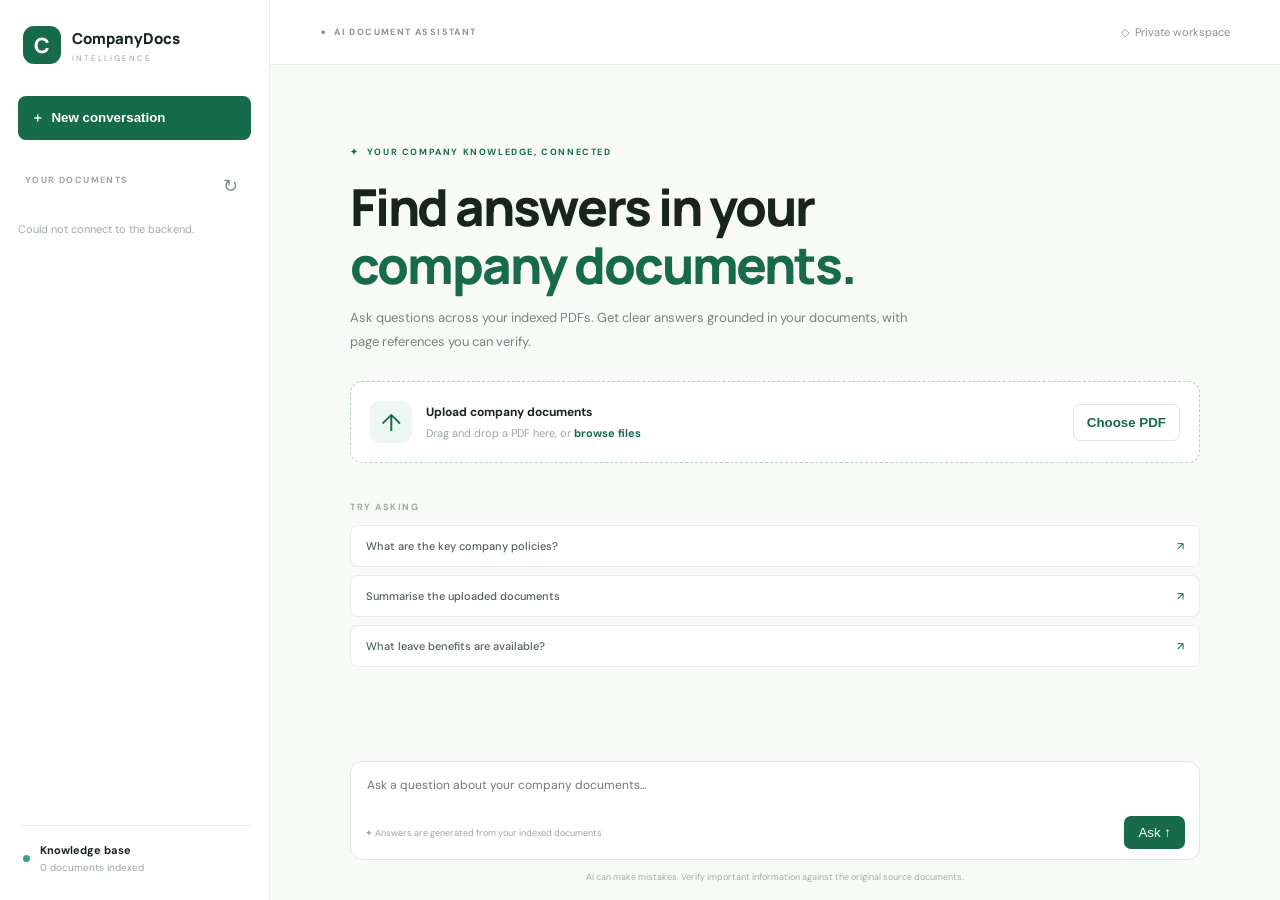
<file: frontend/index.html>
<!doctype html>
<html lang="en"><head>
<meta charset="UTF-8"><meta name="viewport" content="width=device-width,initial-scale=1">
<title>CompanyDocs AI</title>
<link rel="preconnect" href="https://fonts.googleapis.com"><link href="https://fonts.googleapis.com/css2?family=DM+Sans:wght@400;500;600;700&family=Manrope:wght@600;700;800&display=swap" rel="stylesheet">
<link rel="stylesheet" href="css/style.css"></head><body>
<div class="app">
<aside class="sidebar">
 <div class="brand"><div class="logo">C</div><div><b>CompanyDocs</b><small>INTELLIGENCE</small></div></div>
 <button class="new-chat" id="newChatBtn">＋ &nbsp;New conversation</button>
 <div class="side-title">YOUR DOCUMENTS <button id="refreshDocsBtn">↻</button></div>
 <div id="documentList" class="document-list"><p class="muted">Loading documents...</p></div>
 <div class="side-status"><i></i><div><b>Knowledge base</b><small id="documentCount">0 documents indexed</small></div></div>
</aside>
<main>
<header><span class="mobile-brand"><b class="logo">C</b> CompanyDocs</span><span class="top-label">● &nbsp;AI DOCUMENT ASSISTANT</span><span class="private">◇ &nbsp;Private workspace</span></header>
<section class="workspace">
<div id="welcomePanel" class="welcome">
 <div class="eyebrow">✦ &nbsp;YOUR COMPANY KNOWLEDGE, CONNECTED</div>
 <h1>Find answers in your<br><em>company documents.</em></h1>
 <p>Ask questions across your indexed PDFs. Get clear answers grounded in your documents, with page references you can verify.</p>
 <div class="upload-card" id="dropZone"><div class="upload-icon">↑</div><div class="upload-copy"><b>Upload company documents</b><small>Drag and drop a PDF here, or <label for="fileInput">browse files</label></small></div><button id="chooseFileBtn">Choose PDF</button><input id="fileInput" type="file" accept=".pdf,application/pdf" hidden><div id="uploadProgress"><div class="progress"><div id="progressBar"></div></div><small id="uploadStatus">Uploading...</small></div></div>
 <div class="suggestions"><div class="suggestion-label">TRY ASKING</div>
 <button class="suggestion" data-question="What are the key company policies?">What are the key company policies? <span>↗</span></button>
 <button class="suggestion" data-question="Summarise the main points in the uploaded documents.">Summarise the uploaded documents <span>↗</span></button>
 <button class="suggestion" data-question="What leave benefits are available to employees?">What leave benefits are available? <span>↗</span></button></div>
</div>
<div id="chatArea" class="chat-area hidden"><div class="chat-heading"><div><div class="eyebrow">DOCUMENT CONVERSATION</div><h2>Ask your knowledge base</h2></div><span id="scopeLabel" class="scope">All documents</span></div><div id="messages" class="messages"><div class="assistant-message"><div class="avatar">C</div><div><b>CompanyDocs AI</b><p>Ask a question across your indexed company documents.</p></div></div></div></div>
<div class="composer-wrap"><form id="chatForm" class="composer"><textarea id="questionInput" rows="1" placeholder="Ask a question about your company documents..." required></textarea><div class="composer-bottom"><small>✦ Answers are generated from your indexed documents</small><button id="sendBtn">Ask ↑</button></div></form><div class="disclaimer">AI can make mistakes. Verify important information against the original source documents.</div></div>
</section></main></div><div id="toast" class="toast"></div><script src="js/app.js"></script></body></html>
</file>
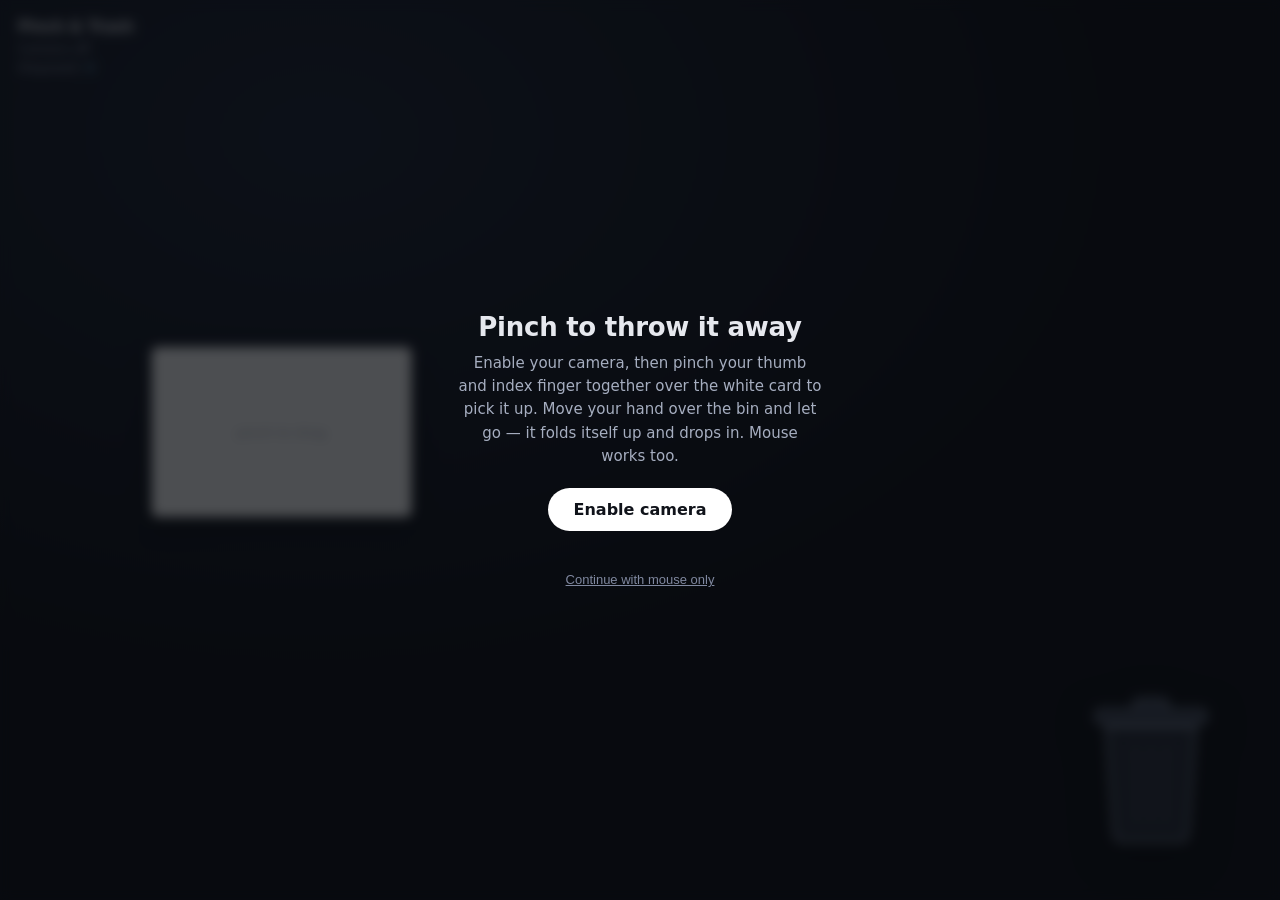
<file: frontend/tr.html>
<!doctype html>
<html lang="en">
<head>
<meta charset="utf-8">
<meta name="viewport" content="width=device-width,initial-scale=1">
<title>Pinch & Trash</title>
<style>
  :root { color-scheme: dark; --accent:#7dd3fc; }
  * { box-sizing: border-box; }
  html, body {
    margin: 0; height: 100%; overflow: hidden; touch-action: none; user-select: none;
    background: radial-gradient(1200px 800px at 25% 15%, #1c2234, #0b0d12 70%);
    font-family: system-ui, -apple-system, "Segoe UI", Roboto, sans-serif; color: #e6e8ee;
  }

  #fx { position: fixed; inset: 0; width: 100%; height: 100%; pointer-events: none; z-index: 60; }

  /* camera preview */
  #cam {
    position: fixed; left: 16px; bottom: 16px; width: 200px; height: 150px; object-fit: cover;
    transform: scaleX(-1); border-radius: 14px; opacity: 0; transition: opacity .4s;
    border: 1px solid rgba(255,255,255,.15); z-index: 5; background: #000;
  }
  #cam.on { opacity: .8; }

  /* HUD */
  #hud { position: fixed; top: 16px; left: 18px; z-index: 70; font-size: 13px; color: #9aa3b5; line-height: 1.5; }
  #hud b { color: #e6e8ee; font-weight: 600; font-size: 15px; }
  #count { color: var(--accent); }

  /* start panel */
  #start {
    position: fixed; inset: 0; z-index: 80; display: grid; place-items: center;
    background: rgba(8,10,15,.72); backdrop-filter: blur(6px); transition: opacity .4s;
  }
  #start.hide { opacity: 0; pointer-events: none; }
  #panel { max-width: 420px; padding: 28px; text-align: center; }
  #panel h1 { margin: 0 0 10px; font-size: 26px; letter-spacing: -.01em; }
  #panel p { margin: 0 0 20px; color: #a6aec0; line-height: 1.55; font-size: 15px; }
  button#go {
    font: inherit; font-weight: 600; padding: 12px 26px; border-radius: 999px; border: 0; cursor: pointer;
    background: #fff; color: #10131a; transition: transform .15s;
  }
  button#go:hover { transform: scale(1.04); }
  button#go:disabled { opacity: .6; cursor: default; transform: none; }
  #msg { margin-top: 14px; font-size: 13px; color: #f0a8a8; min-height: 18px; }
  #skip { margin-top: 8px; font-size: 13px; color: #8089a0; cursor: pointer; text-decoration: underline; background: none; border: 0; }

  /* the white div */
  #card {
    position: fixed; left: 0; top: 0; width: 260px; height: 170px; z-index: 20;
    background: #fff; border-radius: 6px; cursor: grab; will-change: transform;
    box-shadow: 0 8px 24px rgba(0,0,0,.45), 0 0 0 0 rgba(125,211,252,0);
    transition: box-shadow .2s; display: grid; place-items: center;
    color: #a3a8b3; font-size: 13px; letter-spacing: .02em;
  }
  #card.near { box-shadow: 0 8px 24px rgba(0,0,0,.45), 0 0 0 4px rgba(125,211,252,.55); }
  #card.held { cursor: grabbing; box-shadow: 0 26px 50px rgba(0,0,0,.55), 0 0 0 4px rgba(125,211,252,.9); }

  /* paper folding rig */
  .fold-host { position: fixed; perspective: 1000px; z-index: 25; pointer-events: none; }
  .sheet { position: absolute; left: 0; top: 0; width: 100%; height: 100%; background: #fff; border-radius: 4px; }
  .flap { position: absolute; background: #fff; border-radius: 3px; backface-visibility: visible; }

  /* trash can */
  #trash {
    position: fixed; right: 5vw; bottom: 6vh; width: 130px; height: 160px; z-index: 30;
    transition: filter .25s; filter: drop-shadow(0 10px 18px rgba(0,0,0,.5));
  }
  #trash svg { width: 100%; height: 100%; overflow: visible; display: block; }
  #trash .body { fill: #272c38; stroke: #6b7385; stroke-width: 3; transition: stroke .2s; }
  #trash .rib { stroke: #3d4454; stroke-width: 3; stroke-linecap: round; }
  #trash .lidpart { fill: #343b4b; stroke: #6b7385; stroke-width: 3; transition: stroke .2s; }
  #lid { transform-origin: 16px 32px; transition: transform .3s cubic-bezier(.3,1.5,.5,1); }
  #trash.open #lid { transform: rotate(-44deg) translate(-4px,-2px); }
  #trash.open .body, #trash.open .lidpart { stroke: var(--accent); }
  #trash.open { filter: drop-shadow(0 0 22px rgba(125,211,252,.45)); }
</style>
</head>
<body>

<video id="cam" playsinline muted></video>
<canvas id="fx"></canvas>

<div id="hud">
  <b>Pinch &amp; Trash</b><br>
  <span id="status">Camera off</span><br>
  Disposed: <span id="count">0</span>
</div>

<div id="card">pinch to drag</div>

<div id="trash">
  <svg viewBox="0 0 120 150" aria-label="Trash can">
    <path class="body" d="M18 38 H102 L95 138 Q94 146 86 146 H34 Q26 146 25 138 Z"/>
    <line class="rib" x1="45" y1="56" x2="46" y2="128"/>
    <line class="rib" x1="60" y1="56" x2="60" y2="128"/>
    <line class="rib" x1="75" y1="56" x2="74" y2="128"/>
    <g id="lid">
      <rect class="lidpart" x="44" y="12" width="32" height="11" rx="5"/>
      <rect class="lidpart" x="8" y="22" width="104" height="13" rx="6"/>
    </g>
  </svg>
</div>

<div id="start">
  <div id="panel">
    <h1>Pinch to throw it away</h1>
    <p>Enable your camera, then pinch your thumb and index finger together over the white card to pick it up. Move your hand over the bin and let go &mdash; it folds itself up and drops in. Mouse works too.</p>
    <button id="go">Enable camera</button>
    <div id="msg"></div>
    <button id="skip">Continue with mouse only</button>
  </div>
</div>

<script>
(() => {
  const $ = s => document.querySelector(s);
  const card = $('#card'), trash = $('#trash'), video = $('#cam');
  const canvas = $('#fx'), ctx = canvas.getContext('2d');
  const statusEl = $('#status'), countEl = $('#count');
  const clamp = (v, a, b) => Math.max(a, Math.min(b, v));

  let W = innerWidth, H = innerHeight;
  function resize() {
    W = innerWidth; H = innerHeight;
    const dpr = Math.min(devicePixelRatio || 1, 2);
    canvas.width = W * dpr; canvas.height = H * dpr;
    ctx.setTransform(dpr, 0, 0, dpr, 0, 0);
  }
  addEventListener('resize', resize); resize();

  /* ---------------- card state ---------------- */
  const CW = 260, CH = 170;
  const state = { x: 0, y: 0, rot: 0, scale: 1, grab: null, busy: false, count: 0 };

  function place() {
    card.style.transform =
      `translate3d(${state.x}px,${state.y}px,0) rotate(${state.rot}deg) scale(${state.scale})`;
  }
  function spawn(animate) {
    state.x = clamp(W * 0.22 - CW / 2, 10, W - CW - 10);
    state.y = H * 0.48 - CH / 2;
    state.rot = 0; state.scale = 1;
    place();
    if (animate) card.animate(
      [{ scale: '.5', opacity: 0 }, { scale: '1', opacity: 1 }],
      { duration: 450, easing: 'cubic-bezier(.2,1.5,.4,1)' });
  }
  spawn(false);

  function inCard(px, py, pad = 0) {
    return px >= state.x - pad && px <= state.x + CW + pad &&
           py >= state.y - pad && py <= state.y + CH + pad;
  }
  function overTrash() {
    const r = trash.getBoundingClientRect(), pad = 40;
    const cx = state.x + CW / 2, cy = state.y + CH / 2;
    return cx > r.left - pad && cx < r.right + pad && cy > r.top - pad && cy < r.bottom + pad;
  }

  /* ---------------- grabbing ---------------- */
  function startGrab(id, px, py) {
    if (state.busy || state.grab || !inCard(px, py, 30)) return false;
    state.grab = { id, ox: px - state.x, oy: py - state.y, lost: 0 };
    state.scale = 1.05;
    card.classList.add('held'); card.classList.remove('near');
    place();
    return true;
  }
  function moveGrab(px, py) {
    const g = state.grab; if (!g) return;
    const nx = px - g.ox, ny = py - g.oy;
    const vx = nx - state.x;
    state.x = nx; state.y = ny;
    state.rot += (clamp(vx * 0.6, -14, 14) - state.rot) * 0.2;
    place();
    trash.classList.toggle('open', overTrash());
  }
  function endGrab() {
    if (!state.grab) return;
    state.grab = null;
    card.classList.remove('held');
    state.scale = 1;
    if (overTrash()) { dispose(); return; }
    trash.classList.remove('open');
    card.animate([{ rotate: state.rot + 'deg' }, { rotate: '0deg' }], { duration: 200 });
    state.rot = 0;
    state.x = clamp(state.x, -CW * 0.5, W - CW * 0.5);
    state.y = clamp(state.y, -CH * 0.5, H - CH * 0.5);
    place();
  }

  /* mouse / touch fallback */
  card.addEventListener('pointerdown', e => {
    if (startGrab('mouse', e.clientX, e.clientY)) card.setPointerCapture(e.pointerId);
  });
  addEventListener('pointermove', e => {
    if (state.grab && state.grab.id === 'mouse') moveGrab(e.clientX, e.clientY);
  });
  addEventListener('pointerup', () => {
    if (state.grab && state.grab.id === 'mouse') endGrab();
  });

  /* ---------------- paper folding disposal ---------------- */
  const sleep = ms => new Promise(r => setTimeout(r, ms));

  async function dispose() {
    state.busy = true;
    trash.classList.add('open');

    let hw = CW, hh = CH, hx = state.x, hy = state.y;
    const host = document.createElement('div');
    host.className = 'fold-host';
    const setHost = () => Object.assign(host.style, {
      left: hx + 'px', top: hy + 'px', width: hw + 'px', height: hh + 'px'
    });
    setHost();
    const sheet = document.createElement('div');
    sheet.className = 'sheet';
    host.append(sheet);
    document.body.append(host);
    card.style.visibility = 'hidden';

    const dirs = ['x', 'y', 'x', 'y'];
    const ease = 'cubic-bezier(.45,.05,.3,1)';
    const dur = 480;

    for (let i = 0; i < dirs.length; i++) {
      const d = dirs[i];
      const flap = document.createElement('div');
      flap.className = 'flap';
      let from, to, shift;

      if (d === 'x') {                      // fold right half over left half
        sheet.style.width = hw / 2 + 'px';
        Object.assign(flap.style, {
          left: hw / 2 + 'px', top: '0', width: hw / 2 + 'px', height: hh + 'px',
          transformOrigin: '0 50%'
        });
        from = 'rotateY(0deg)'; to = 'rotateY(-180deg)';
        shift = { x: hw / 4, y: 0 };
      } else {                              // fold bottom half over top half
        sheet.style.height = hh / 2 + 'px';
        Object.assign(flap.style, {
          left: '0', top: hh / 2 + 'px', width: hw + 'px', height: hh / 2 + 'px',
          transformOrigin: '50% 0'
        });
        from = 'rotateX(0deg)'; to = 'rotateX(180deg)';
        shift = { x: 0, y: hh / 4 };
      }
      host.append(flap);

      const a1 = flap.animate(
        [{ transform: from, filter: 'brightness(1)' }, { transform: to, filter: 'brightness(.84)' }],
        { duration: dur, easing: ease, fill: 'forwards' });
      const a2 = host.animate(
        [{ transform: 'translate(0,0)' }, { transform: `translate(${shift.x}px,${shift.y}px)` }],
        { duration: dur, easing: ease, fill: 'forwards' });
      await a1.finished;

      // commit the fold: shrink the host, remove the flap
      if (d === 'x') { hw /= 2; hx += shift.x; } else { hh /= 2; hy += shift.y; }
      setHost();
      sheet.style.width = '100%'; sheet.style.height = '100%';
      const n = i + 1, layers = [];
      for (let k = 1; k <= n; k++) layers.push(`${k * 1.4}px ${k * 1.4}px 0 ${k % 2 ? '#e8e9ee' : '#d6d9e1'}`);
      layers.push('0 8px 20px rgba(0,0,0,.45)');
      sheet.style.boxShadow = layers.join(',');
      flap.remove();
      a2.cancel();
      await sleep(70);
    }

    // crumple squish
    sheet.style.borderRadius = '10px';
    await host.animate([
      { transform: 'scale(1) rotate(0deg)' },
      { transform: 'scale(.92,1.1) rotate(-6deg)', offset: .5 },
      { transform: 'scale(.85) rotate(8deg)' }
    ], { duration: 220, easing: 'ease-out', fill: 'forwards' }).finished;
    host.getAnimations().forEach(a => a.cancel());
    host.style.transform = 'scale(.85) rotate(8deg)';

    // arc into the bin
    const tr = trash.getBoundingClientRect();
    const tx = tr.left + tr.width * 0.5, ty = tr.top + tr.height * 0.1;
    const dx = tx - (hx + hw / 2), dy = ty - (hy + hh / 2);
    await host.animate([
      { transform: 'translate(0,0) rotate(8deg) scale(.85)' },
      { transform: `translate(${dx * .45}px,${dy * .45 - 130}px) rotate(130deg) scale(.8)`, offset: .45 },
      { transform: `translate(${dx}px,${dy - 36}px) rotate(220deg) scale(.65)`, offset: .8 },
      { transform: `translate(${dx}px,${dy + 70}px) rotate(260deg) scale(.4)` }
    ], { duration: 850, easing: 'cubic-bezier(.4,0,.3,1)', fill: 'forwards' }).finished;
    host.remove();

    // lid closes, can wobbles
    trash.classList.remove('open');
    trash.animate([
      { transform: 'scale(1,1)' }, { transform: 'scale(1.07,.93)', offset: .3 },
      { transform: 'scale(.97,1.04)', offset: .6 }, { transform: 'scale(1,1)' }
    ], { duration: 420, easing: 'ease-out' });
    state.count++; countEl.textContent = state.count;

    await sleep(800);
    card.style.visibility = 'visible';
    spawn(true);
    state.busy = false;
  }

  /* ---------------- hand tracking ---------------- */
  const CONN = [[0,1],[1,2],[2,3],[3,4],[0,5],[5,6],[6,7],[7,8],[5,9],[9,10],[10,11],[11,12],
                [9,13],[13,14],[14,15],[15,16],[13,17],[17,18],[18,19],[19,20],[0,17]];
  const TIPS = [4, 8, 12, 16, 20];
  const GAIN = 1.3;                 // amplify hand motion so screen corners are reachable
  const mapX = nx => clamp((0.5 + ((1 - nx) - 0.5) * GAIN) * W, 0, W);   // mirrored
  const mapY = ny => clamp((0.5 + (ny - 0.5) * GAIN) * H, 0, H);

  let landmarker = null, lastT = -1, lastRes = null;
  const hs = [];                    // per-hand smoothed cursor + pinch state

  function frame() {
    requestAnimationFrame(frame);
    ctx.clearRect(0, 0, W, H);
    if (!landmarker || video.readyState < 2) return;

    if (video.currentTime !== lastT) {
      lastT = video.currentTime;
      try { lastRes = landmarker.detectForVideo(video, performance.now()); } catch (e) {}
    }
    const hands = (lastRes && lastRes.landmarks) || [];
    hs.length = hands.length;
    let anyNear = false;

    hands.forEach((lm, i) => {
      const pts = lm.map(p => ({ x: mapX(p.x), y: mapY(p.y) }));
      const ar = video.videoWidth / video.videoHeight;
      const dist = (a, b) => Math.hypot((lm[a].x - lm[b].x) * ar, lm[a].y - lm[b].y);
      const ratio = dist(4, 8) / (dist(0, 9) || 1e-3);

      const h = hs[i] || (hs[i] = { pinch: false, x: 0, y: 0, init: false });
      const tx = (pts[4].x + pts[8].x) / 2, ty = (pts[4].y + pts[8].y) / 2;
      if (!h.init) { h.x = tx; h.y = ty; h.init = true; }
      else { h.x += (tx - h.x) * 0.5; h.y += (ty - h.y) * 0.5; }

      const was = h.pinch;
      h.pinch = was ? ratio < 0.45 : ratio < 0.30;       // hysteresis

      if (h.pinch && !was) startGrab(i, h.x, h.y);
      if (state.grab && state.grab.id === i) {
        state.grab.lost = 0;
        if (h.pinch) moveGrab(h.x, h.y); else endGrab();
      }
      if (!h.pinch && !state.busy && !state.grab && inCard(h.x, h.y, 30)) anyNear = true;

      drawHand(pts, h);
    });

    // lost the hand that was holding the card
    if (state.grab && typeof state.grab.id === 'number' && !hs[state.grab.id]) {
      if (++state.grab.lost > 10) endGrab();
    }
    card.classList.toggle('near', anyNear && !state.grab);
  }

  function drawHand(pts, h) {
    ctx.lineCap = 'round';
    ctx.strokeStyle = 'rgba(255,255,255,.5)'; ctx.lineWidth = 2;
    ctx.beginPath();
    for (const [a, b] of CONN) { ctx.moveTo(pts[a].x, pts[a].y); ctx.lineTo(pts[b].x, pts[b].y); }
    ctx.stroke();

    pts.forEach((p, i) => {
      ctx.beginPath();
      ctx.fillStyle = TIPS.includes(i) ? '#7dd3fc' : 'rgba(255,255,255,.85)';
      ctx.arc(p.x, p.y, TIPS.includes(i) ? 5 : 3, 0, Math.PI * 2);
      ctx.fill();
    });

    // pinch line + cursor
    ctx.strokeStyle = h.pinch ? '#7dd3fc' : 'rgba(125,211,252,.5)';
    ctx.lineWidth = h.pinch ? 4 : 2;
    ctx.beginPath(); ctx.moveTo(pts[4].x, pts[4].y); ctx.lineTo(pts[8].x, pts[8].y); ctx.stroke();

    ctx.beginPath();
    ctx.arc(h.x, h.y, h.pinch ? 12 : 16, 0, Math.PI * 2);
    if (h.pinch) { ctx.fillStyle = 'rgba(125,211,252,.35)'; ctx.fill(); }
    ctx.strokeStyle = '#fff'; ctx.lineWidth = 2; ctx.stroke();
  }
  requestAnimationFrame(frame);

  /* ---------------- start ---------------- */
  const startEl = $('#start'), goBtn = $('#go'), msg = $('#msg');
  $('#skip').onclick = () => { startEl.classList.add('hide'); statusEl.textContent = 'Mouse mode'; };

  goBtn.onclick = async () => {
    goBtn.disabled = true; msg.textContent = '';
    try {
      goBtn.textContent = 'Starting camera…';
      const stream = await navigator.mediaDevices.getUserMedia({
        video: { width: { ideal: 1280 }, height: { ideal: 720 }, facingMode: 'user' }, audio: false
      });
      video.srcObject = stream;
      await video.play();
      video.classList.add('on');

      goBtn.textContent = 'Loading hand model…';
      statusEl.textContent = 'Loading model…';
      const base = 'https://cdn.jsdelivr.net/npm/@mediapipe/tasks-vision@0.10.14';
      const { HandLandmarker, FilesetResolver } = await import(base + '/vision_bundle.mjs');
      const fileset = await FilesetResolver.forVisionTasks(base + '/wasm');
      const opts = delegate => ({
        baseOptions: {
          modelAssetPath: 'https://storage.googleapis.com/mediapipe-models/hand_landmarker/hand_landmarker/float16/1/hand_landmarker.task',
          delegate
        },
        runningMode: 'VIDEO', numHands: 2,
        minHandDetectionConfidence: 0.5, minHandPresenceConfidence: 0.5, minTrackingConfidence: 0.5
      });
      try { landmarker = await HandLandmarker.createFromOptions(fileset, opts('GPU')); }
      catch (e) { landmarker = await HandLandmarker.createFromOptions(fileset, opts('CPU')); }

      statusEl.textContent = 'Tracking — pinch the card';
      startEl.classList.add('hide');
    } catch (err) {
      console.error(err);
      goBtn.disabled = false; goBtn.textContent = 'Try again';
      msg.textContent = err && err.name === 'NotAllowedError'
        ? 'Camera permission was denied. Allow it in your browser and try again.'
        : 'Could not start: ' + (err && err.message ? err.message : err);
      statusEl.textContent = 'Camera off';
    }
  };
})();
</script>
</body>
</html>
</file>
<file: frontend/css/style.css>
*{box-sizing:border-box}:root{--green:#176b4b;--ink:#19241e;--muted:#87938c;--line:#e8ede9}body{margin:0;background:#f8faf8;color:var(--ink);font-family:'DM Sans',sans-serif}.app{display:flex;min-height:100vh}.sidebar{width:270px;background:white;border-right:1px solid var(--line);padding:26px 18px;display:flex;flex-direction:column;flex-shrink:0}.brand{display:flex;align-items:center;gap:11px;margin:0 5px 32px}.logo{width:38px;height:38px;background:var(--green);color:white;border-radius:11px;display:grid;place-items:center;font:800 21px Manrope}.brand b{font:800 15px Manrope}.brand small{display:block;font-size:8px;letter-spacing:2px;color:#9aa69f;margin-top:4px}.new-chat{background:var(--green);color:white;border:0;border-radius:8px;padding:13px;text-align:left;font-weight:600;cursor:pointer}.side-title{font-size:9px;letter-spacing:1.4px;color:#9aa69f;font-weight:700;margin:34px 7px 13px;display:flex;justify-content:space-between}.side-title button{border:0;background:none;color:#829087;font-size:18px;cursor:pointer}.document-list{display:grid;gap:5px}.muted{font-size:11px;color:#a0aaa4}.doc-item{display:flex;align-items:center;gap:9px;padding:10px 7px;border-radius:8px;cursor:pointer}.doc-item:hover,.doc-item.active{background:#eff6f1}.pdf{background:#fff0ee;color:#c86658;padding:10px 6px;border-radius:6px;font-size:9px;font-weight:bold}.doc-info{min-width:0;flex:1}.doc-info b{display:block;font-size:11px;overflow:hidden;text-overflow:ellipsis;white-space:nowrap}.doc-info small{font-size:10px;color:#9aa69f}.delete{border:0;background:none;color:#aab3ad;cursor:pointer}.side-status{margin-top:auto;border-top:1px solid var(--line);padding:17px 5px 0;display:flex;gap:10px;align-items:center}.side-status i{width:7px;height:7px;background:#39a675;border-radius:50%}.side-status b,.side-status small{display:block;font-size:11px}.side-status small{font-size:10px;color:#9aa69f;margin-top:4px}main{flex:1;min-width:0;display:flex;flex-direction:column}header{height:65px;background:white;border-bottom:1px solid var(--line);display:flex;align-items:center;justify-content:space-between;padding:0 5%}.top-label{font-size:9px;letter-spacing:1.4px;color:#89958e;font-weight:700}.private{font-size:11px;color:#87938c}.mobile-brand{display:none}.workspace{width:min(850px,calc(100% - 60px));margin:auto;display:flex;flex-direction:column;flex:1;min-height:calc(100vh - 65px)}.welcome{padding-top:9vh}.eyebrow{font-size:9px;letter-spacing:1.6px;color:var(--green);font-weight:700}.welcome h1{font:800 clamp(35px,4vw,51px)/1.13 Manrope;margin:20px 0 13px;letter-spacing:-2px}.welcome h1 em{color:var(--green);font-style:normal}.welcome>p{font-size:13px;color:#77847d;line-height:1.8;max-width:570px;margin-bottom:28px}.upload-card{position:relative;display:flex;align-items:center;gap:14px;padding:19px;background:white;border:1px dashed #b8cfc0;border-radius:12px}.upload-card.dragover{background:#eff8f2;border-color:var(--green)}.upload-icon{width:42px;height:42px;border-radius:10px;background:#edf6f0;color:var(--green);display:grid;place-items:center;font-size:24px}.upload-copy{flex:1}.upload-copy b,.upload-copy small{display:block}.upload-copy b{font-size:12px}.upload-copy small{font-size:11px;color:#9aa69f;margin-top:6px}.upload-copy label{color:var(--green);font-weight:bold;cursor:pointer}.upload-card>button{border:1px solid #dce7df;background:white;color:var(--green);padding:10px 13px;border-radius:7px;font-weight:600;cursor:pointer}#uploadProgress{display:none;position:absolute;left:20px;right:20px;bottom:-25px;align-items:center;gap:10px}#uploadProgress.show{display:flex}.progress{height:4px;background:#e7eee9;border-radius:5px;flex:1}.progress div{height:100%;width:0;background:var(--green);border-radius:5px}.suggestions{margin-top:38px}.suggestion-label{font-size:9px;letter-spacing:1.5px;color:#a0aaa4;font-weight:bold;margin-bottom:12px}.suggestion{display:flex;justify-content:space-between;width:100%;padding:13px 15px;margin-bottom:8px;border:1px solid var(--line);background:white;border-radius:8px;text-align:left;color:#526159;font:500 11px 'DM Sans';cursor:pointer}.suggestion:hover{border-color:#b7d0c0}.suggestion span{color:var(--green)}.composer-wrap{margin-top:auto;padding:22px 0 17px}.composer{background:white;border:1px solid #dfe8e2;border-radius:12px;padding:13px 14px 10px}.composer textarea{width:100%;resize:none;border:0;outline:0;font:12px 'DM Sans';min-height:28px;max-height:120px}.composer-bottom{display:flex;justify-content:space-between;align-items:center;margin-top:8px}.composer-bottom small{font-size:9px;color:#9aa69f}.composer-bottom button{background:var(--green);color:white;border:0;border-radius:7px;padding:9px 14px;cursor:pointer}.composer-bottom button:disabled{opacity:.5}.disclaimer{text-align:center;color:#a3ada7;font-size:9px;margin-top:11px}.chat-area{display:flex;flex-direction:column;flex:1;min-height:0;padding-top:34px}.chat-heading{display:flex;justify-content:space-between;align-items:center;border-bottom:1px solid var(--line);padding-bottom:17px}.chat-heading h2{font:700 22px Manrope;margin:7px 0 0}.scope{border:1px solid #dce8df;background:white;color:var(--green);font-size:10px;padding:7px 10px;border-radius:20px}.messages{flex:1;overflow-y:auto;padding:24px 4px}.assistant-message,.user-message{display:flex;gap:12px;margin-bottom:23px}.avatar{width:29px;height:29px;border-radius:9px;background:var(--green);color:white;display:grid;place-items:center;font-weight:bold;flex-shrink:0}.assistant-message b{font-size:10px}.assistant-message p,.user-message p{font-size:12px;line-height:1.8;color:#536158;white-space:pre-wrap;margin:8px 0 0}.user-message{justify-content:flex-end}.user-message>div{background:#edf5ef;border-radius:12px 3px 12px 12px;padding:11px 14px;max-width:75%}.user-message p{margin:0;color:#294536}.sources{margin-top:13px;border-top:1px solid var(--line);padding-top:10px}.sources-title{font-size:9px;color:#89958e;font-weight:bold;letter-spacing:1px;margin-bottom:7px}.source-chip{display:inline-block;background:#f4f7f5;border:1px solid #e6ece8;border-radius:6px;padding:6px 8px;margin:0 5px 5px 0;font-size:9px;color:#526159}.source-chip b{color:var(--green)}.typing{font-size:11px;color:#94a198}.hidden{display:none!important}.toast{position:fixed;bottom:22px;left:50%;transform:translate(-50%,15px);background:#20382c;color:white;padding:11px 17px;border-radius:8px;font-size:11px;opacity:0;transition:.2s}.toast.show{opacity:1;transform:translate(-50%,0)}@media(max-width:700px){.sidebar{width:215px}.workspace{width:calc(100% - 36px)}}@media(max-width:540px){.sidebar{display:none}header{height:58px;padding:0 16px}.top-label,.private{display:none}.mobile-brand{display:flex;align-items:center;gap:8px;font:700 13px Manrope}.mobile-brand .logo{width:30px;height:30px;font-size:17px}.workspace{width:calc(100% - 30px);min-height:calc(100vh - 58px)}.welcome{padding-top:7vh}.welcome h1{font-size:36px}.upload-card{flex-wrap:wrap}.upload-card>button{margin-left:56px}.suggestions{margin-top:34px}.chat-heading h2{font-size:18px}}
</file>
